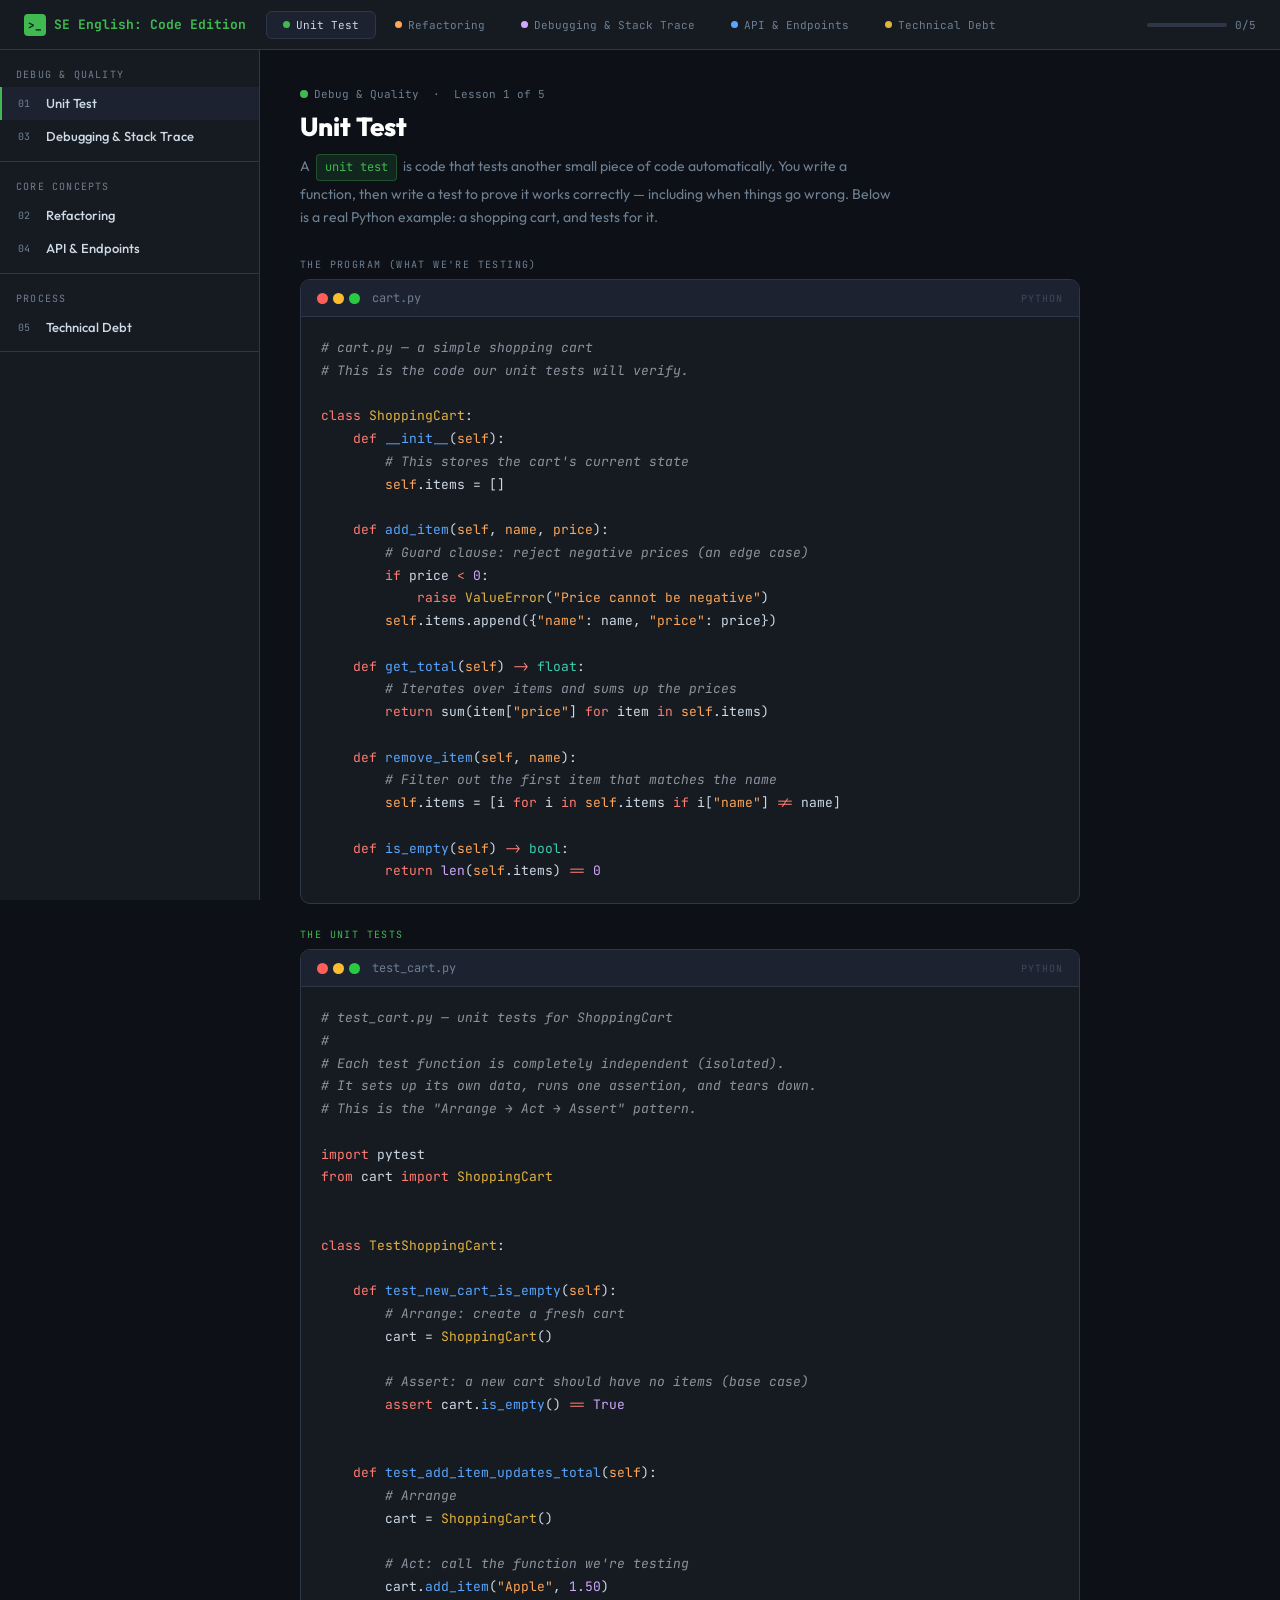
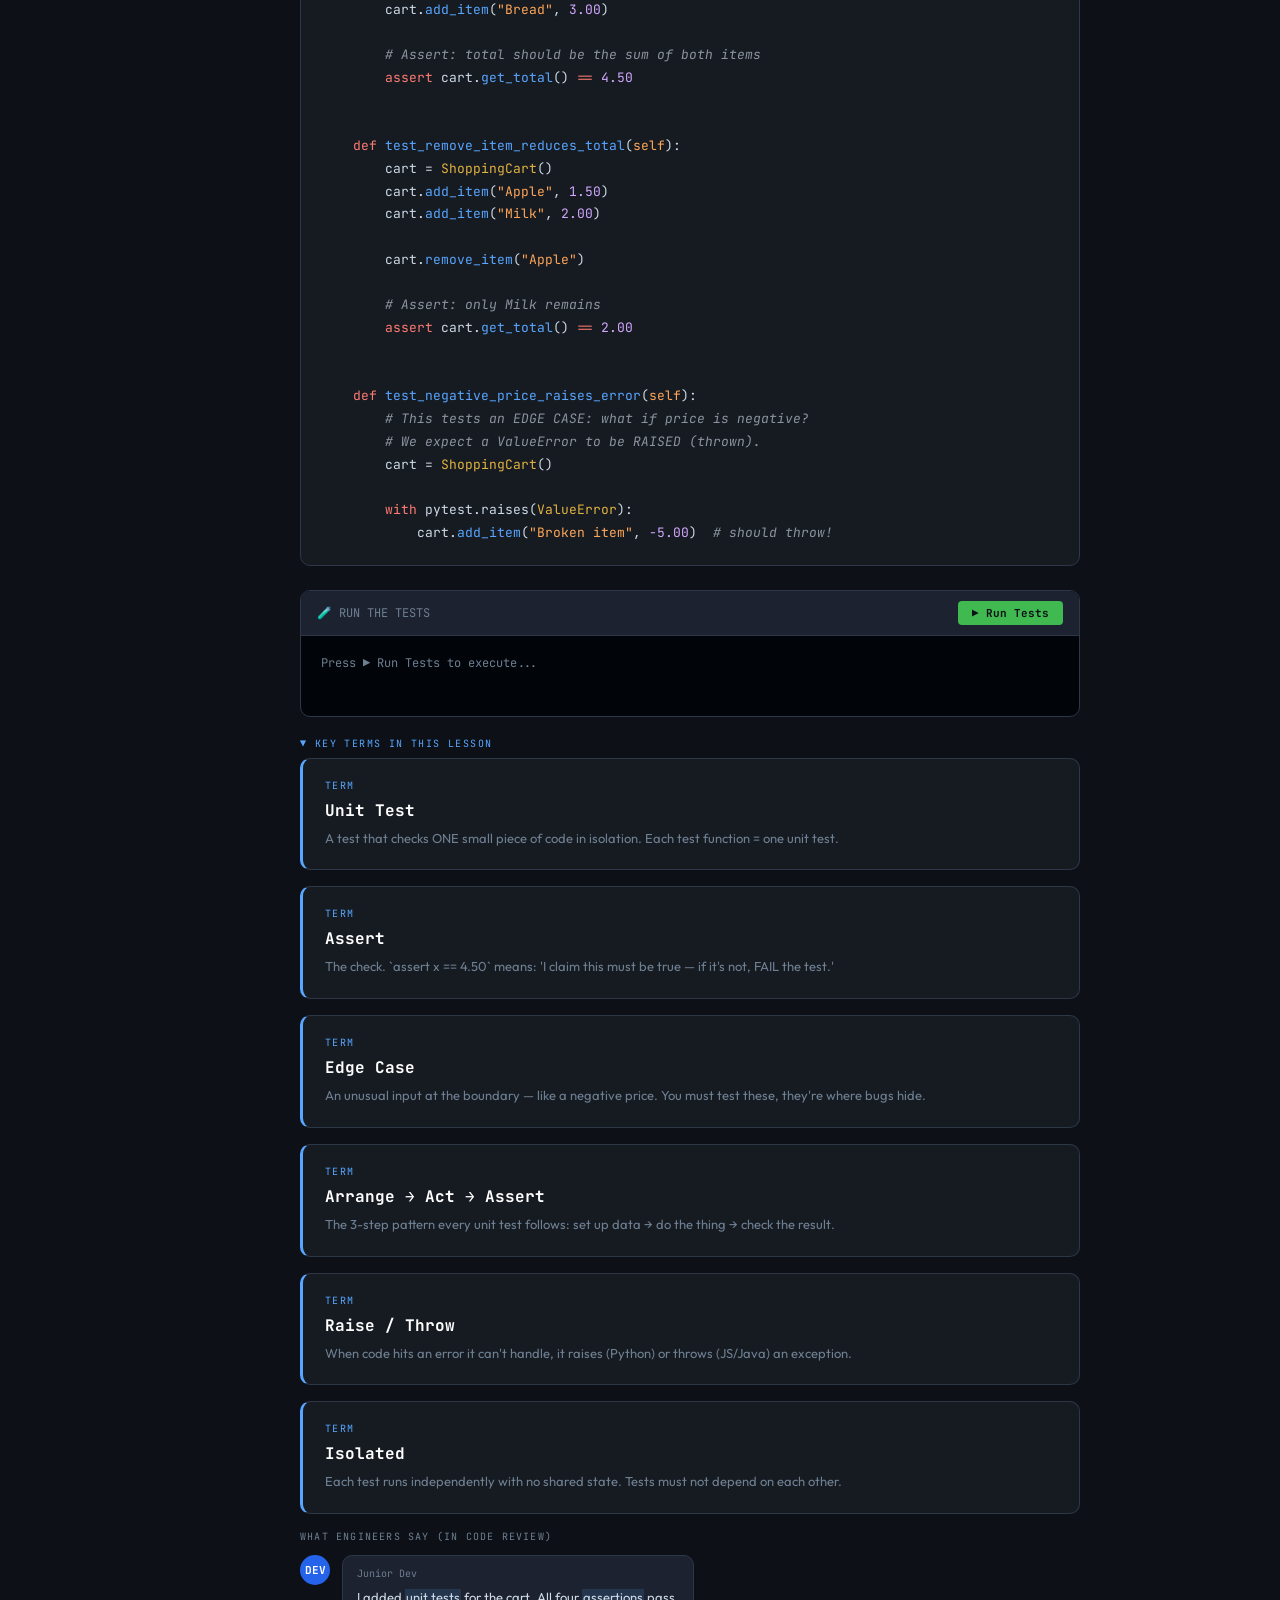
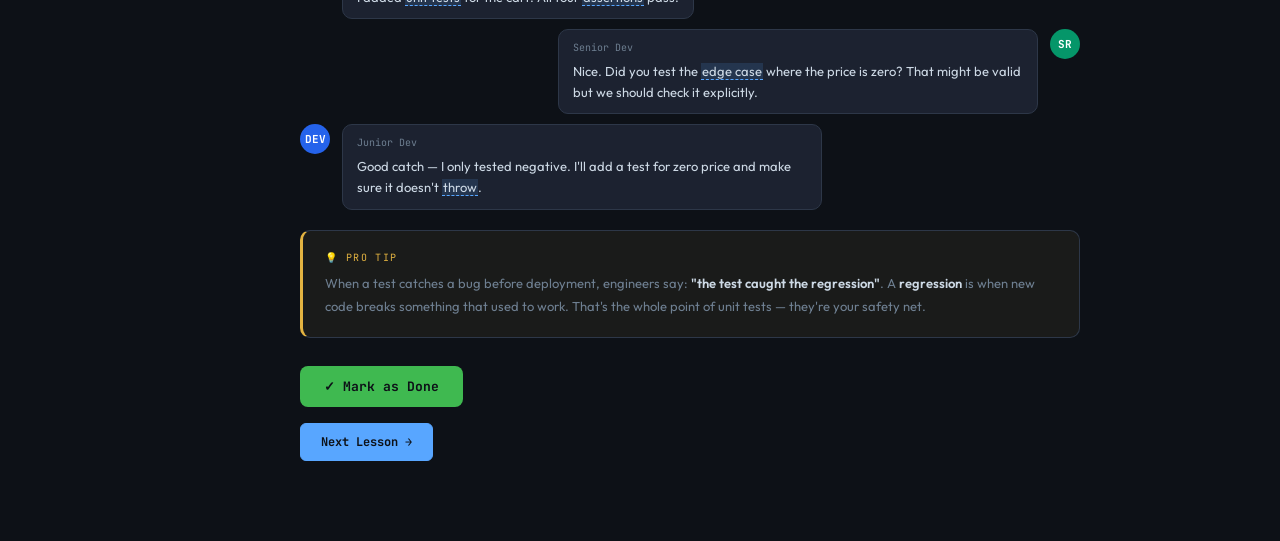
<file: Technical English Leaner with Code example/se-english-code.html>
<!DOCTYPE html>
<html lang="en">
<head>
<meta charset="UTF-8">
<meta name="viewport" content="width=device-width, initial-scale=1.0">
<title>SE English — Learn Through Code</title>
<link href="https://fonts.googleapis.com/css2?family=JetBrains+Mono:ital,wght@0,300;0,400;0,500;0,700;1,400&family=Outfit:wght@300;400;600;700;800&display=swap" rel="stylesheet">
<link rel="stylesheet" href="style.css">
<link rel="icon" href="images.png">
</head>
<body>
<div class="topbar">
  <div class="brand">
    <div class="brand-icon">&gt;_</div>
    SE English: Code Edition
  </div>
  <div class="tab-bar" id="tabBar"></div>
  <div class="progress-chip">
    <div class="pbar"><div class="pbar-fill" id="pbarFill" style="width:0%"></div></div>
    <span id="pbarLabel">0/0</span>
  </div>
</div>

<div class="layout">
  <div class="sidebar">
    <div id="sidebarContent"></div>
  </div>
  <div class="main" id="mainContent"></div>
</div>

<div class="tooltip" id="tooltip">
  <div class="tooltip-term" id="ttTerm"></div>
  <div class="tooltip-def" id="ttDef"></div>
  <div class="tooltip-arrow">hover for definition</div>
</div>

<script type="module" src="script.js"></script>
<script type="module" src="lesson.js"></script>
</body>
</html>
</file>
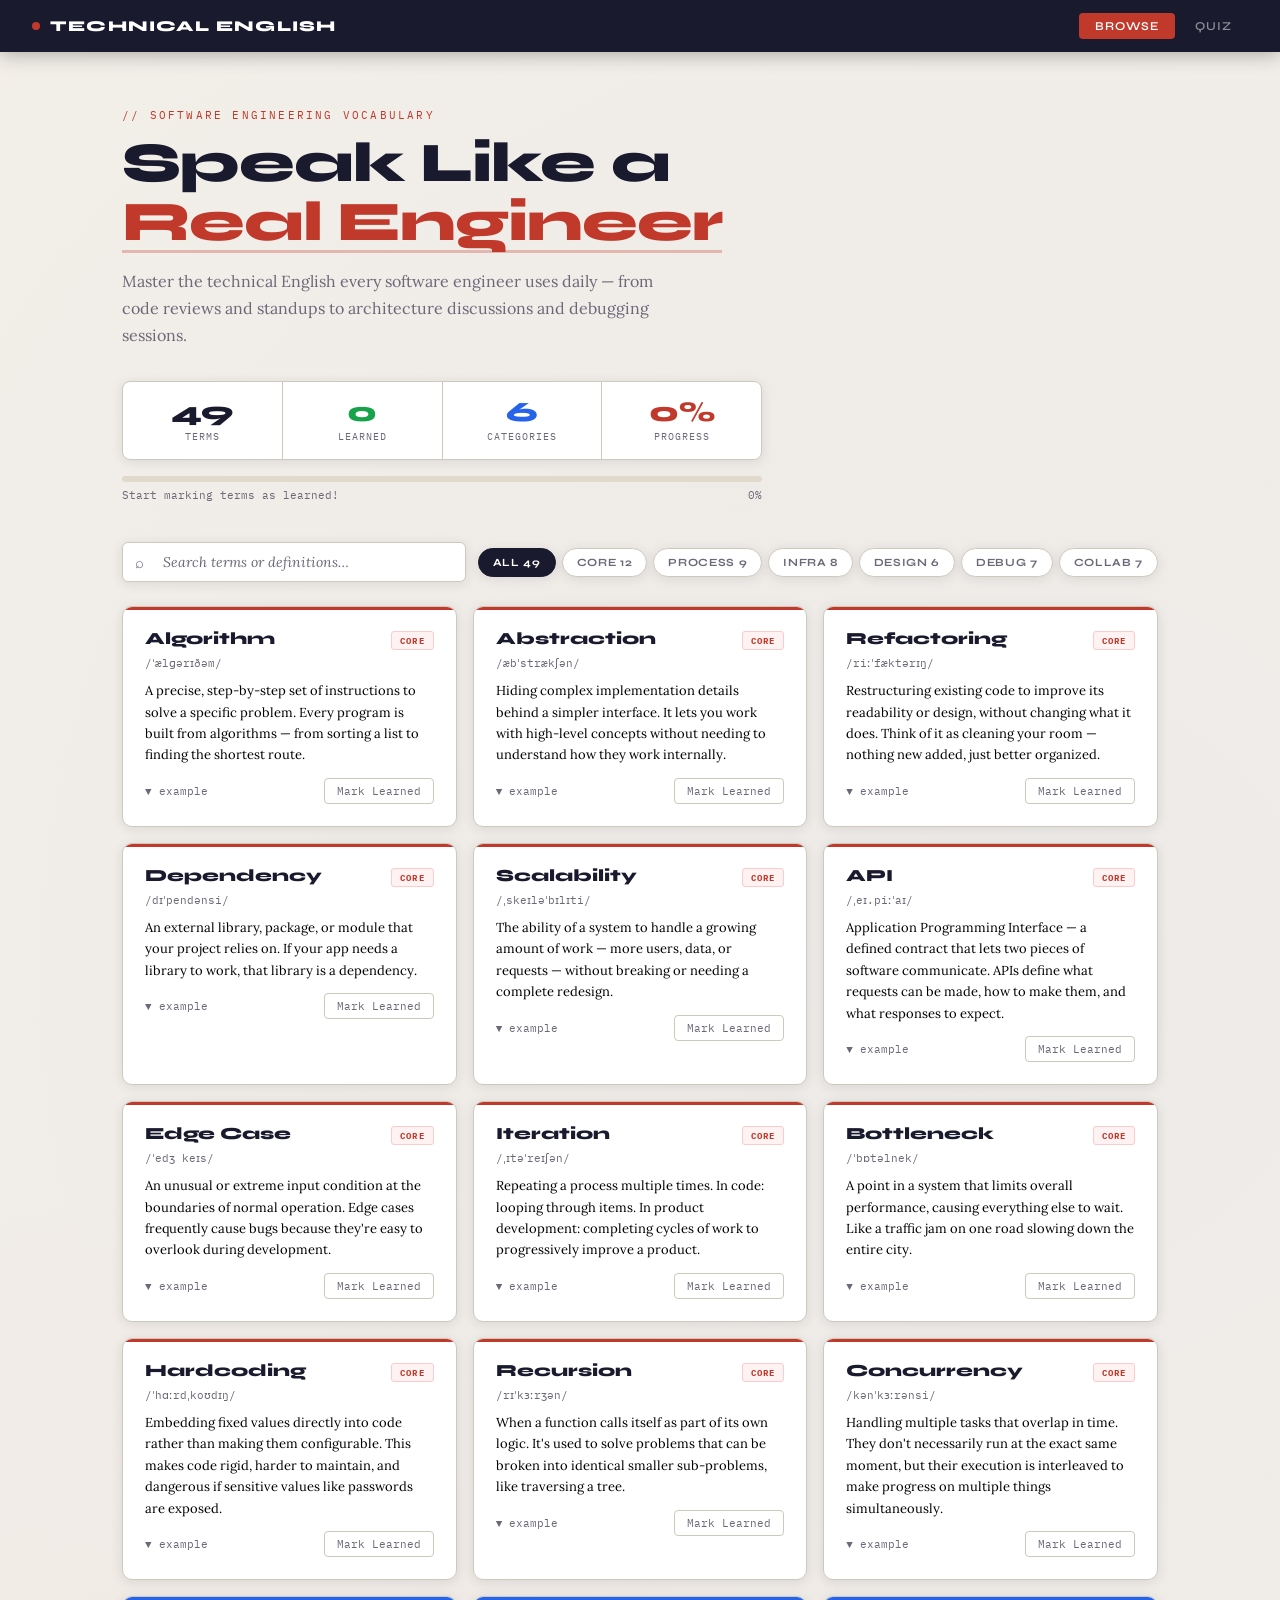
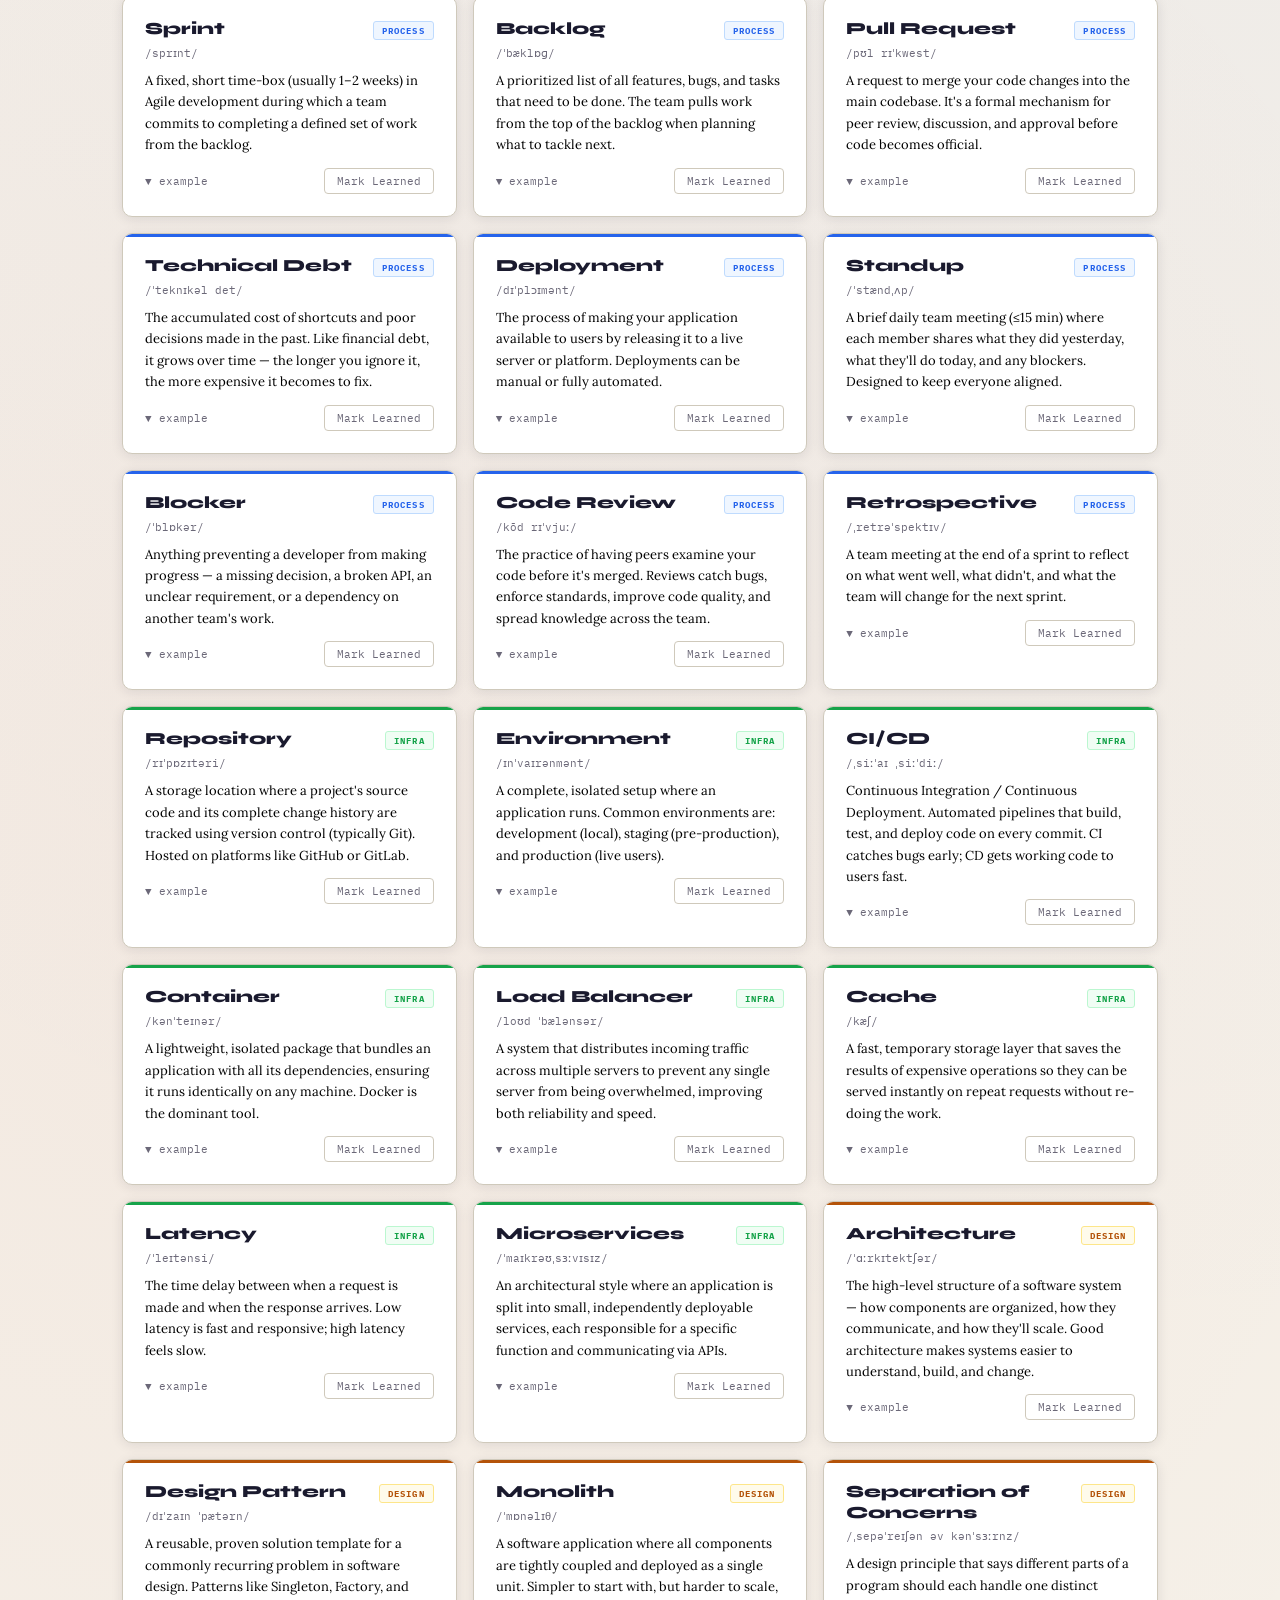
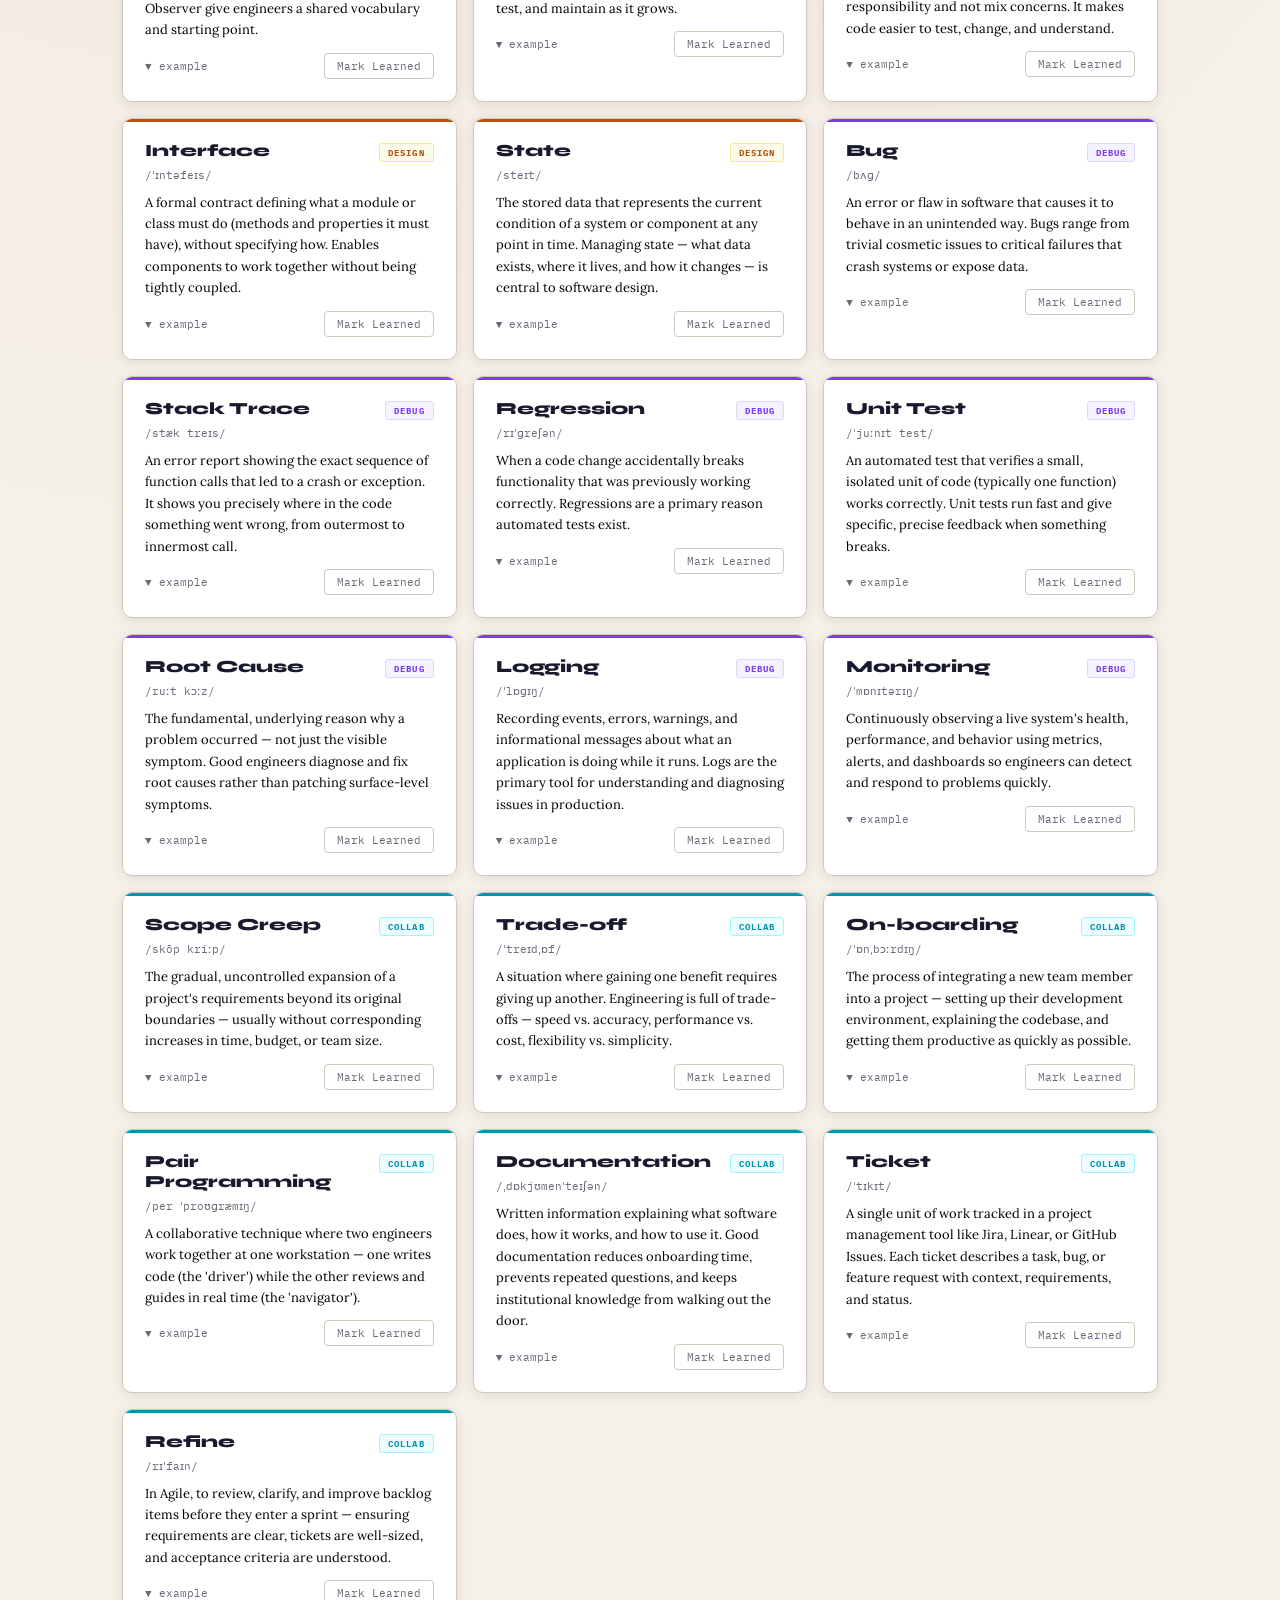
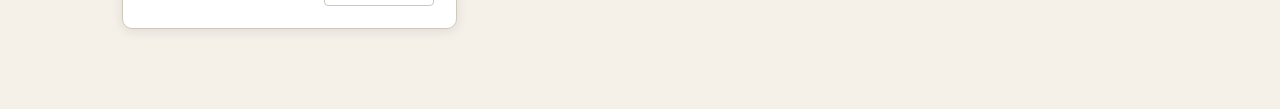
<file: Technical English Leaner/se-english.html>
<!DOCTYPE html>
<html lang="en">
<head>
<meta charset="UTF-8">
<meta name="viewport" content="width=device-width, initial-scale=1.0">
<title>Technical English — Software Engineering Vocabulary</title>
<link rel="icon" type="image/x-icon" href="study-english-speak-english.png">
<link href="https://fonts.googleapis.com/css2?family=Syne:wght@400;600;700;800&family=IBM+Plex+Mono:wght@400;500;700&family=Lora:ital,wght@0,400;0,500;1,400&display=swap" rel="stylesheet">
<link rel="stylesheet" href="style.css">
</head>
<body>
<div class="topbar">
  <div class="topbar-brand">
    <span class="brand-dot"></span>
    Technical English
  </div>
  <nav class="topbar-nav">
    <button class="nav-btn active" id="btnBrowse" onclick="showPanel('browse')">Browse</button>
    <button class="nav-btn" id="btnQuiz" onclick="showPanel('quiz')">Quiz</button>
  </nav>
</div>

<!-- HERO -->
<div class="hero">
  <div class="hero-eyebrow">// Software Engineering Vocabulary</div>
  <h1 class="hero-title">Speak Like a<br><em>Real Engineer</em></h1>
  <p class="hero-sub">Master the technical English every software engineer uses daily — from code reviews and standups to architecture discussions and debugging sessions.</p>
  <div class="stats-strip">
    <div class="stat-item"><div class="stat-num" id="statTotal">0</div><div class="stat-lbl">Terms</div></div>
    <div class="stat-item"><div class="stat-num" id="statLearned" style="color:var(--accent3)">0</div><div class="stat-lbl">Learned</div></div>
    <div class="stat-item"><div class="stat-num" style="color:var(--accent2)">6</div><div class="stat-lbl">Categories</div></div>
    <div class="stat-item"><div class="stat-num" id="statPct" style="color:var(--accent)">0%</div><div class="stat-lbl">Progress</div></div>
  </div>
  <div class="progress-section">
    <div class="progress-track"><div class="progress-fill" id="progressFill"></div></div>
    <div class="progress-meta">
      <span id="progressText">Start marking terms as learned!</span>
      <span id="progressPct">0%</span>
    </div>
  </div>
</div>

<!-- BROWSE PANEL -->
<div class="main-wrap">
<div id="browsePanel">
  <div class="filter-bar">
    <div class="search-box">
      <span class="search-icon">⌕</span>
      <input type="text" id="searchInput" placeholder="Search terms or definitions…">
    </div>
    <div class="cat-pills" id="catPills"></div>
  </div>
  <div class="cards-grid" id="cardsGrid"></div>
</div>

<!-- QUIZ PANEL -->
<div id="quizPanel">
  <div class="quiz-header">
    <div class="quiz-title">Test Your Knowledge</div>
    <div class="quiz-sub">Choose a category and see how well you know the terms.</div>
  </div>
  <div id="quizSetup">
    <div class="quiz-cat-select" id="quizCatBtns"></div>
    <button class="start-quiz-btn" onclick="startQuiz()">Start Quiz →</button>
  </div>
  <div id="quizGame" style="display:none">
    <div class="quiz-progress">
      <div class="qp-bar"><div class="qp-fill" id="qpFill"></div></div>
      <span class="qp-label" id="qpLabel">1 / 10</span>
    </div>
    <div class="quiz-card">
      <div class="quiz-question-label">What does this term mean?</div>
      <div class="quiz-question" id="quizQuestion">—</div>
      <div class="quiz-options" id="quizOptions"></div>
      <div class="quiz-feedback" id="quizFeedback"></div>
      <button class="quiz-next-btn" id="quizNextBtn" onclick="nextQuestion()">Next Question →</button>
    </div>
    <div class="quiz-score-card" id="quizScoreCard">
      <div class="score-emoji" id="scoreEmoji">🎉</div>
      <div class="score-big" id="scoreBig">0/10</div>
      <div class="score-label" id="scoreLabel">Questions Correct</div>
      <div class="score-msg" id="scoreMsg">—</div>
      <button class="quiz-restart-btn" onclick="resetQuiz()">Try Again</button>
    </div>
  </div>
</div>
</div>

<!-- DETAIL MODAL -->
<div class="modal-bg" id="modalBg">
  <div class="modal-card">
    <button class="modal-close-btn" onclick="closeModal()">✕</button>
    <div id="modalInner"></div>
  </div>
</div>

<script src="script.js"></script>
</body>
</html>
</file>
<file: Technical English Leaner with Code example/style.css>
:root {
  --bg: #0d1117;
  --surface: #161b22;
  --surface2: #1c2230;
  --border: #2d3748;
  --border2: #3a4a5c;
  --text: #cdd9e5;
  --muted: #6e7f91;
  --green: #3fb950;
  --blue: #58a6ff;
  --orange: #ffa657;
  --pink: #ff7b72;
  --yellow: #e3b341;
  --purple: #d2a8ff;
  --teal: #39d0b0;
  --comment: #8b949e;
  --font-code: 'JetBrains Mono', monospace;
  --font-ui: 'Outfit', sans-serif;
}

* { box-sizing: border-box; margin: 0; padding: 0; }
html { scroll-behavior: smooth; }
body {
  background: var(--bg);
  color: var(--text);
  font-family: var(--font-ui);
  min-height: 100vh;
  overflow-x: hidden;
}

/* ── TOP BAR ── */
.topbar {
  background: var(--surface);
  border-bottom: 1px solid var(--border);
  height: 50px;
  display: flex;
  align-items: center;
  padding: 0 24px;
  gap: 20px;
  position: sticky;
  top: 0;
  z-index: 100;
}

.brand {
  font-family: var(--font-code);
  font-size: 13px;
  font-weight: 700;
  color: var(--green);
  display: flex;
  align-items: center;
  gap: 8px;
  white-space: nowrap;
}

.brand-icon {
  width: 22px; height: 22px;
  background: var(--green);
  border-radius: 4px;
  display: flex; align-items: center; justify-content: center;
  font-size: 11px;
  color: var(--bg);
  font-weight: 700;
}

.tab-bar {
  display: flex;
  gap: 2px;
  overflow-x: auto;
  scrollbar-width: none;
  flex: 1;
}
.tab-bar::-webkit-scrollbar { display: none; }

.tab {
  padding: 6px 16px;
  border-radius: 6px;
  font-family: var(--font-code);
  font-size: 11px;
  color: var(--muted);
  cursor: pointer;
  transition: all 0.18s;
  white-space: nowrap;
  border: 1px solid transparent;
  display: flex;
  align-items: center;
  gap: 6px;
}

.tab:hover { color: var(--text); background: var(--surface2); }
.tab.active { color: var(--text); background: var(--surface2); border-color: var(--border); }
.tab .dot { width: 7px; height: 7px; border-radius: 50%; flex-shrink: 0; }

.progress-chip {
  margin-left: auto;
  font-family: var(--font-code);
  font-size: 11px;
  color: var(--muted);
  white-space: nowrap;
  display: flex;
  align-items: center;
  gap: 8px;
}

.pbar {
  width: 80px;
  height: 4px;
  background: var(--border);
  border-radius: 2px;
  overflow: hidden;
}
.pbar-fill {
  height: 100%;
  background: var(--green);
  border-radius: 2px;
  transition: width 0.4s ease;
}

/* ── LAYOUT ── */
.layout {
  display: grid;
  grid-template-columns: 260px 1fr;
  min-height: calc(100vh - 50px);
}

/* ── SIDEBAR ── */
.sidebar {
  background: var(--surface);
  border-right: 1px solid var(--border);
  overflow-y: auto;
  position: sticky;
  top: 50px;
  height: calc(100vh - 50px);
}

.sidebar-section {
  padding: 8px 0;
  border-bottom: 1px solid var(--border);
}

.sidebar-heading {
  font-family: var(--font-code);
  font-size: 10px;
  letter-spacing: 0.12em;
  text-transform: uppercase;
  color: var(--muted);
  padding: 10px 16px 6px;
}

.lesson-item {
  display: flex;
  align-items: center;
  gap: 10px;
  padding: 8px 16px;
  cursor: pointer;
  transition: background 0.15s;
  border-left: 2px solid transparent;
}

.lesson-item:hover { background: var(--surface2); }
.lesson-item.active { background: var(--surface2); border-left-color: var(--green); }
.lesson-item.done { opacity: 0.65; }

.lesson-num {
  font-family: var(--font-code);
  font-size: 10px;
  color: var(--muted);
  width: 18px;
  flex-shrink: 0;
}

.lesson-title {
  font-size: 13px;
  font-weight: 500;
  color: var(--text);
  flex: 1;
  line-height: 1.3;
}

.lesson-check {
  font-size: 12px;
  color: var(--green);
  opacity: 0;
  transition: opacity 0.2s;
}
.lesson-item.done .lesson-check { opacity: 1; }

/* ── MAIN ── */
.main {
  overflow-y: auto;
  padding: 32px 40px 80px;
  max-width: 860px;
}

.lesson-header {
  margin-bottom: 28px;
}

.lesson-badge {
  display: inline-flex;
  align-items: center;
  gap: 6px;
  font-family: var(--font-code);
  font-size: 11px;
  color: var(--muted);
  margin-bottom: 10px;
}

.lesson-badge .dot { width: 8px; height: 8px; border-radius: 50%; }

.lesson-name {
  font-family: var(--font-ui);
  font-size: 26px;
  font-weight: 800;
  color: #fff;
  line-height: 1.2;
  margin-bottom: 10px;
}

.lesson-intro {
  font-size: 14px;
  color: var(--muted);
  line-height: 1.7;
  max-width: 600px;
  margin-bottom: 6px;
}

.term-highlight {
  display: inline-block;
  background: rgba(63,185,80,0.12);
  border: 1px solid rgba(63,185,80,0.3);
  color: var(--green);
  font-family: var(--font-code);
  font-size: 12px;
  padding: 2px 8px;
  border-radius: 4px;
  margin: 2px 3px;
  cursor: default;
}

/* ── CODE BLOCK ── */
.code-block {
  background: var(--surface);
  border: 1px solid var(--border);
  border-radius: 10px;
  margin-bottom: 24px;
  overflow: hidden;
}

.code-header {
  display: flex;
  align-items: center;
  padding: 10px 16px;
  background: var(--surface2);
  border-bottom: 1px solid var(--border);
  gap: 8px;
}

.code-dots {
  display: flex;
  gap: 5px;
}

.code-dot { width: 11px; height: 11px; border-radius: 50%; }
.dot-red { background: #ff5f57; }
.dot-yellow { background: #ffbd2e; }
.dot-green { background: #28ca41; }

.code-filename {
  font-family: var(--font-code);
  font-size: 12px;
  color: var(--muted);
  margin-left: 4px;
}

.code-lang {
  margin-left: auto;
  font-family: var(--font-code);
  font-size: 10px;
  color: var(--border2);
  letter-spacing: 0.1em;
  text-transform: uppercase;
}

.code-body {
  padding: 20px;
  overflow-x: auto;
}

pre {
  font-family: var(--font-code);
  font-size: 13px;
  line-height: 1.75;
  color: var(--text);
  white-space: pre;
}

/* Syntax highlight classes */
.kw { color: var(--pink); }
.fn { color: var(--blue); }
.str { color: var(--orange); }
.num { color: var(--purple); }
.cm { color: var(--comment); font-style: italic; }
.cls { color: var(--yellow); }
.op { color: var(--pink); }
.param { color: var(--orange); }
.ret { color: var(--teal); }
.bool { color: var(--purple); }
.deco { color: var(--teal); }
.prop { color: var(--blue); }

/* ── ANNOTATED TERMS ── */
.anno-term {
  background: rgba(88,166,255,0.15);
  border-bottom: 2px solid var(--blue);
  cursor: pointer;
  transition: background 0.15s;
  border-radius: 2px;
  padding: 0 2px;
}
.anno-term:hover { background: rgba(88,166,255,0.28); }

/* Tooltip */
.tooltip {
  position: fixed;
  background: #0d1117;
  border: 1px solid var(--blue);
  border-radius: 8px;
  padding: 14px 16px;
  max-width: 320px;
  z-index: 500;
  pointer-events: none;
  opacity: 0;
  transition: opacity 0.15s;
  box-shadow: 0 8px 32px rgba(0,0,0,0.5);
}
.tooltip.show { opacity: 1; }
.tooltip-term { font-family: var(--font-code); font-size: 14px; font-weight: 700; color: var(--blue); margin-bottom: 6px; }
.tooltip-def { font-size: 12px; color: var(--text); line-height: 1.6; }
.tooltip-arrow { font-size: 10px; color: var(--muted); margin-top: 6px; }

/* ── EXPLANATION CARDS ── */
.explain-card {
  background: var(--surface);
  border: 1px solid var(--border);
  border-radius: 10px;
  padding: 20px 22px;
  margin-bottom: 16px;
}

.explain-card.term-card {
  border-left: 3px solid var(--blue);
}

.explain-card.tip-card {
  border-left: 3px solid var(--yellow);
  background: rgba(227,179,65,0.06);
}

.explain-card.pr-card {
  border-left: 3px solid var(--muted);
  background: var(--surface2);
}

.ec-label {
  font-family: var(--font-code);
  font-size: 10px;
  letter-spacing: 0.14em;
  text-transform: uppercase;
  margin-bottom: 8px;
}

.ec-label.blue { color: var(--blue); }
.ec-label.yellow { color: var(--yellow); }
.ec-label.muted { color: var(--muted); }
.ec-label.green { color: var(--green); }
.ec-label.pink { color: var(--pink); }

.ec-title {
  font-family: var(--font-code);
  font-size: 16px;
  font-weight: 700;
  color: #fff;
  margin-bottom: 6px;
}

.ec-body {
  font-size: 13px;
  color: var(--muted);
  line-height: 1.75;
}

.ec-body strong { color: var(--text); font-weight: 600; }
.ec-body code {
  font-family: var(--font-code);
  background: var(--surface2);
  padding: 1px 5px;
  border-radius: 3px;
  font-size: 12px;
  color: var(--orange);
}

/* ── CONVERSATION BUBBLES ── */
.convo {
  margin-bottom: 20px;
}

.convo-label {
  font-family: var(--font-code);
  font-size: 10px;
  letter-spacing: 0.12em;
  color: var(--muted);
  text-transform: uppercase;
  margin-bottom: 12px;
}

.bubble-row {
  display: flex;
  gap: 12px;
  margin-bottom: 10px;
  align-items: flex-start;
}

.bubble-row.right {
  flex-direction: row-reverse;
}

.avatar {
  width: 30px; height: 30px;
  border-radius: 50%;
  display: flex; align-items: center; justify-content: center;
  font-family: var(--font-code);
  font-size: 11px;
  font-weight: 700;
  flex-shrink: 0;
}

.av-dev { background: #2563eb; color: #fff; }
.av-sr  { background: #059669; color: #fff; }
.av-pm  { background: #7c3aed; color: #fff; }

.bubble {
  background: var(--surface2);
  border: 1px solid var(--border);
  border-radius: 10px;
  padding: 10px 14px;
  font-size: 13px;
  line-height: 1.65;
  color: var(--text);
  max-width: 480px;
}

.bubble .speaker {
  font-family: var(--font-code);
  font-size: 10px;
  color: var(--muted);
  margin-bottom: 4px;
}

.bubble .hl {
  background: rgba(88,166,255,0.15);
  border-bottom: 1px dashed var(--blue);
  cursor: help;
  padding: 0 1px;
  position: relative;
}

/* ── DONE BUTTON ── */
.done-btn {
  display: flex;
  align-items: center;
  gap: 8px;
  padding: 12px 24px;
  background: var(--green);
  color: var(--bg);
  border: none;
  border-radius: 8px;
  font-family: var(--font-code);
  font-size: 13px;
  font-weight: 700;
  cursor: pointer;
  transition: all 0.2s;
  margin-top: 28px;
}
.done-btn:hover { background: #4dda65; transform: translateY(-1px); }
.done-btn.completed { background: var(--surface2); color: var(--green); border: 1px solid var(--green); }

/* ── NEXT LESSON NAV ── */
.lesson-nav {
  display: flex;
  gap: 10px;
  margin-top: 16px;
}

.nav-btn {
  padding: 10px 20px;
  border-radius: 6px;
  border: 1px solid var(--border);
  background: var(--surface2);
  color: var(--muted);
  font-family: var(--font-code);
  font-size: 12px;
  cursor: pointer;
  transition: all 0.2s;
}
.nav-btn:hover { border-color: var(--blue); color: var(--blue); }
.nav-btn.next { background: var(--blue); color: var(--bg); border-color: var(--blue); font-weight: 700; }
.nav-btn.next:hover { background: #79b8ff; }

/* ── TEST RUNNER UI ── */
.test-runner {
  background: #010409;
  border: 1px solid var(--border);
  border-radius: 10px;
  overflow: hidden;
  margin-bottom: 20px;
}

.test-runner-header {
  background: var(--surface2);
  padding: 10px 16px;
  display: flex;
  align-items: center;
  gap: 10px;
  border-bottom: 1px solid var(--border);
}

.test-runner-title {
  font-family: var(--font-code);
  font-size: 12px;
  color: var(--muted);
}

.run-btn {
  margin-left: auto;
  padding: 5px 14px;
  background: var(--green);
  color: var(--bg);
  border: none;
  border-radius: 4px;
  font-family: var(--font-code);
  font-size: 11px;
  font-weight: 700;
  cursor: pointer;
  transition: background 0.2s;
}
.run-btn:hover { background: #4dda65; }

.test-output {
  padding: 16px 20px;
  font-family: var(--font-code);
  font-size: 12px;
  line-height: 1.9;
  min-height: 80px;
}

.test-pass { color: var(--green); }
.test-fail { color: var(--pink); }
.test-info { color: var(--muted); }
.test-summary { color: var(--yellow); margin-top: 6px; }

@media (max-width: 768px) {
  .layout { grid-template-columns: 1fr; }
  .sidebar { display: none; }
  .main { padding: 20px 16px 60px; }
}
</file>
<file: Technical English Leaner/style.css>
:root {
  --ink: #1a1a2e;
  --paper: #f5f0e8;
  --paper2: #ede8dc;
  --paper3: #e0d9cc;
  --accent: #c0392b;
  --accent2: #2563eb;
  --accent3: #16a34a;
  --amber: #b45309;
  --purple: #7c3aed;
  --text: #2c2c3e;
  --muted: #6b6878;
  --border: #cfc9bb;
  --font-display: 'Syne', sans-serif;
  --font-mono: 'IBM Plex Mono', monospace;
  --font-body: 'Lora', serif;
  --shadow: 0 2px 12px rgba(26,26,46,0.1);
  --shadow-lg: 0 8px 40px rgba(26,26,46,0.18);
}

* { box-sizing: border-box; margin: 0; padding: 0; }

html { scroll-behavior: smooth; }

body {
  background: var(--paper);
  color: var(--text);
  font-family: var(--font-body);
  min-height: 100vh;
  background-image:
    radial-gradient(circle at 20% 50%, rgba(192,57,43,0.04) 0%, transparent 50%),
    radial-gradient(circle at 80% 20%, rgba(37,99,235,0.04) 0%, transparent 50%);
}

/* TOPBAR */
.topbar {
  background: var(--ink);
  padding: 0 32px;
  display: flex;
  align-items: center;
  gap: 0;
  height: 52px;
  position: sticky;
  top: 0;
  z-index: 50;
  box-shadow: 0 2px 20px rgba(0,0,0,0.3);
}

.topbar-brand {
  font-family: var(--font-display);
  font-size: 15px;
  font-weight: 800;
  color: #fff;
  letter-spacing: 0.08em;
  text-transform: uppercase;
  display: flex;
  align-items: center;
  gap: 10px;
}

.brand-dot {
  width: 8px; height: 8px;
  background: var(--accent);
  border-radius: 50%;
  animation: pulse 2s infinite;
}

@keyframes pulse {
  0%, 100% { opacity: 1; transform: scale(1); }
  50% { opacity: 0.6; transform: scale(0.8); }
}

.topbar-nav {
  display: flex;
  align-items: center;
  margin-left: auto;
  gap: 4px;
}

.nav-btn {
  padding: 6px 16px;
  border-radius: 4px;
  border: none;
  background: transparent;
  color: rgba(255,255,255,0.5);
  font-family: var(--font-display);
  font-size: 12px;
  font-weight: 600;
  letter-spacing: 0.08em;
  text-transform: uppercase;
  cursor: pointer;
  transition: all 0.2s;
}

.nav-btn:hover { color: #fff; background: rgba(255,255,255,0.08); }
.nav-btn.active { color: #fff; background: var(--accent); }

/* HERO */
.hero {
  padding: 56px 32px 40px;
  max-width: 1100px;
  margin: 0 auto;
}

.hero-eyebrow {
  font-family: var(--font-mono);
  font-size: 11px;
  letter-spacing: 0.2em;
  color: var(--accent);
  text-transform: uppercase;
  margin-bottom: 12px;
}

.hero-title {
  font-family: var(--font-display);
  font-size: clamp(32px, 5vw, 56px);
  font-weight: 800;
  color: var(--ink);
  line-height: 1.05;
  margin-bottom: 16px;
  letter-spacing: -0.02em;
}

.hero-title em {
  font-style: normal;
  color: var(--accent);
  position: relative;
}

.hero-title em::after {
  content: '';
  position: absolute;
  bottom: 2px; left: 0; right: 0;
  height: 3px;
  background: var(--accent);
  opacity: 0.3;
}

.hero-sub {
  font-size: 16px;
  color: var(--muted);
  max-width: 560px;
  line-height: 1.7;
  margin-bottom: 32px;
}

/* STATS STRIP */
.stats-strip {
  display: flex;
  gap: 0;
  border: 1px solid var(--border);
  border-radius: 8px;
  overflow: hidden;
  background: #fff;
  box-shadow: var(--shadow);
  max-width: 640px;
}

.stat-item {
  flex: 1;
  padding: 16px 20px;
  border-right: 1px solid var(--border);
  text-align: center;
}

.stat-item:last-child { border-right: none; }

.stat-num {
  font-family: var(--font-display);
  font-size: 28px;
  font-weight: 800;
  color: var(--ink);
  line-height: 1;
}

.stat-lbl {
  font-family: var(--font-mono);
  font-size: 10px;
  color: var(--muted);
  letter-spacing: 0.1em;
  text-transform: uppercase;
  margin-top: 4px;
}

/* Progress bar */
.progress-section {
  max-width: 640px;
  margin-top: 16px;
}

.progress-track {
  height: 6px;
  background: var(--paper3);
  border-radius: 3px;
  overflow: hidden;
}

.progress-fill {
  height: 100%;
  background: linear-gradient(90deg, var(--accent), #e74c3c);
  border-radius: 3px;
  transition: width 0.5s cubic-bezier(0.4,0,0.2,1);
  width: 0%;
}

.progress-meta {
  display: flex;
  justify-content: space-between;
  margin-top: 6px;
}

.progress-meta span {
  font-family: var(--font-mono);
  font-size: 11px;
  color: var(--muted);
}

/* MAIN LAYOUT */
.main-wrap {
  max-width: 1100px;
  margin: 0 auto;
  padding: 0 32px 80px;
}

/* PANEL: Browse */
#browsePanel { display: block; }
#quizPanel { display: none; }

/* Filter bar */
.filter-bar {
  display: flex;
  gap: 12px;
  align-items: center;
  margin-bottom: 24px;
  flex-wrap: wrap;
}

.search-box {
  position: relative;
  flex: 1;
  min-width: 220px;
}

.search-box input {
  width: 100%;
  padding: 10px 14px 10px 40px;
  border: 1.5px solid var(--border);
  border-radius: 6px;
  background: #fff;
  font-family: var(--font-body);
  font-size: 14px;
  color: var(--text);
  outline: none;
  transition: border-color 0.2s;
  box-shadow: var(--shadow);
}

.search-box input:focus { border-color: var(--accent2); }
.search-box input::placeholder { color: var(--muted); font-style: italic; }

.search-icon {
  position: absolute;
  left: 13px; top: 50%;
  transform: translateY(-50%);
  color: var(--muted);
  font-size: 15px;
}

.cat-pills {
  display: flex;
  gap: 6px;
  flex-wrap: wrap;
}

.pill {
  padding: 7px 14px;
  border-radius: 100px;
  border: 1.5px solid var(--border);
  background: #fff;
  font-family: var(--font-display);
  font-size: 11px;
  font-weight: 700;
  letter-spacing: 0.06em;
  text-transform: uppercase;
  cursor: pointer;
  transition: all 0.2s;
  color: var(--muted);
  box-shadow: var(--shadow);
}

.pill:hover { border-color: var(--ink); color: var(--ink); }
.pill.active-all { border-color: var(--ink); background: var(--ink); color: #fff; }
.pill.active-core { border-color: var(--accent); background: var(--accent); color: #fff; }
.pill.active-process { border-color: var(--accent2); background: var(--accent2); color: #fff; }
.pill.active-infra { border-color: var(--accent3); background: var(--accent3); color: #fff; }
.pill.active-design { border-color: var(--amber); background: var(--amber); color: #fff; }
.pill.active-debug { border-color: var(--purple); background: var(--purple); color: #fff; }
.pill.active-collab { border-color: #0891b2; background: #0891b2; color: #fff; }

/* CARDS */
.cards-grid {
  display: grid;
  grid-template-columns: repeat(auto-fill, minmax(300px, 1fr));
  gap: 16px;
}

.card {
  background: #fff;
  border: 1.5px solid var(--border);
  border-radius: 10px;
  padding: 22px;
  cursor: pointer;
  transition: all 0.22s cubic-bezier(0.4,0,0.2,1);
  position: relative;
  overflow: hidden;
  box-shadow: var(--shadow);
  animation: cardIn 0.35s ease both;
}

@keyframes cardIn {
  from { opacity: 0; transform: translateY(10px); }
  to { opacity: 1; transform: translateY(0); }
}

.card:hover {
  box-shadow: var(--shadow-lg);
  transform: translateY(-3px);
  border-color: var(--ink);
}

.card.is-learned {
  background: #f0fdf4;
  border-color: var(--accent3);
}

.card-ribbon {
  position: absolute;
  top: 0; left: 0; right: 0;
  height: 3px;
}

.ribbon-core { background: var(--accent); }
.ribbon-process { background: var(--accent2); }
.ribbon-infra { background: var(--accent3); }
.ribbon-design { background: var(--amber); }
.ribbon-debug { background: var(--purple); }
.ribbon-collab { background: #0891b2; }

.card-top {
  display: flex;
  justify-content: space-between;
  align-items: flex-start;
  margin-bottom: 6px;
}

.card-term {
  font-family: var(--font-display);
  font-size: 17px;
  font-weight: 800;
  color: var(--ink);
  line-height: 1.2;
}

.badge {
  font-family: var(--font-mono);
  font-size: 9px;
  font-weight: 700;
  letter-spacing: 0.12em;
  text-transform: uppercase;
  padding: 3px 8px;
  border-radius: 3px;
  flex-shrink: 0;
  margin-left: 8px;
  margin-top: 2px;
}

.badge-core { background: #fef2f2; color: var(--accent); border: 1px solid #fecaca; }
.badge-process { background: #eff6ff; color: var(--accent2); border: 1px solid #bfdbfe; }
.badge-infra { background: #f0fdf4; color: var(--accent3); border: 1px solid #bbf7d0; }
.badge-design { background: #fffbeb; color: var(--amber); border: 1px solid #fde68a; }
.badge-debug { background: #f5f3ff; color: var(--purple); border: 1px solid #ddd6fe; }
.badge-collab { background: #ecfeff; color: #0891b2; border: 1px solid #a5f3fc; }

.card-pronun {
  font-family: var(--font-mono);
  font-size: 11px;
  color: var(--muted);
  margin-bottom: 10px;
}

.card-def {
  font-size: 13px;
  line-height: 1.65;
  color: black;
  margin-bottom: 12px;
}

.card-example-wrap {
  max-height: 0;
  overflow: hidden;
  transition: max-height 0.3s ease;
}

.card.expanded .card-example-wrap { max-height: 200px; }

.card-example {
  font-size: 12px;
  font-style: italic;
  color: black;
  line-height: 1.6;
  padding: 10px 12px;
  background: var(--paper);
  border-radius: 6px;
  border-left: 3px solid var(--border);
  margin-bottom: 12px;
}

.card-actions {
  display: flex;
  justify-content: space-between;
  align-items: center;
}

.expand-btn {
  background: none;
  border: none;
  font-family: var(--font-mono);
  font-size: 11px;
  color: var(--muted);
  cursor: pointer;
  padding: 0;
  transition: color 0.2s;
}
.expand-btn:hover { color: var(--text); }

.learned-toggle {
  font-family: var(--font-mono);
  font-size: 11px;
  padding: 5px 12px;
  border-radius: 4px;
  border: 1.5px solid var(--border);
  background: #fff;
  color: var(--muted);
  cursor: pointer;
  transition: all 0.2s;
}

.learned-toggle:hover { border-color: var(--accent3); color: var(--accent3); }
.card.is-learned .learned-toggle { border-color: var(--accent3); color: var(--accent3); background: #f0fdf4; }

.no-results {
  grid-column: 1 / -1;
  text-align: center;
  padding: 60px 0;
  color: var(--muted);
  font-family: var(--font-mono);
  font-size: 14px;
}

/* DETAIL MODAL */
.modal-bg {
  display: none;
  position: fixed;
  inset: 0;
  background: rgba(26,26,46,0.65);
  backdrop-filter: blur(6px);
  z-index: 200;
  align-items: center;
  justify-content: center;
  padding: 24px;
}

.modal-bg.open { display: flex; }

.modal-card {
  background: var(--paper);
  border-radius: 16px;
  padding: 40px;
  max-width: 560px;
  width: 100%;
  position: relative;
  box-shadow: 0 24px 80px rgba(0,0,0,0.25);
  animation: modalIn 0.3s cubic-bezier(0.34,1.56,0.64,1) both;
  max-height: 90vh;
  overflow-y: auto;
}

@keyframes modalIn {
  from { opacity: 0; transform: scale(0.92) translateY(10px); }
  to { opacity: 1; transform: scale(1) translateY(0); }
}

.modal-close-btn {
  position: absolute;
  top: 16px; right: 16px;
  width: 32px; height: 32px;
  border-radius: 50%;
  border: 1.5px solid var(--border);
  background: #fff;
  color: var(--muted);
  cursor: pointer;
  font-size: 14px;
  display: flex; align-items: center; justify-content: center;
  transition: all 0.2s;
}

.modal-close-btn:hover { background: var(--ink); color: #fff; border-color: var(--ink); }

.modal-eyebrow {
  font-family: var(--font-mono);
  font-size: 10px;
  letter-spacing: 0.18em;
  text-transform: uppercase;
  margin-bottom: 8px;
}

.modal-title {
  font-family: var(--font-display);
  font-size: 34px;
  font-weight: 800;
  color: var(--ink);
  line-height: 1.1;
  margin-bottom: 6px;
}

.modal-pronun {
  font-family: var(--font-mono);
  font-size: 13px;
  color: var(--muted);
  margin-bottom: 24px;
}

.modal-section {
  margin-bottom: 20px;
}

.modal-label {
  font-family: var(--font-mono);
  font-size: 10px;
  letter-spacing: 0.15em;
  text-transform: uppercase;
  color: var(--muted);
  margin-bottom: 8px;
  display: flex;
  align-items: center;
  gap: 6px;
}

.modal-label::after {
  content: '';
  flex: 1;
  height: 1px;
  background: var(--border);
}

.modal-def {
  font-size: 15px;
  line-height: 1.75;
  color: var(--text);
}

.modal-ex {
  font-size: 14px;
  font-style: italic;
  color: var(--muted);
  line-height: 1.7;
  padding: 14px 16px;
  background: #fff;
  border-radius: 8px;
  border-left: 3px solid var(--border);
}

.modal-phrases {
  display: flex;
  flex-wrap: wrap;
  gap: 8px;
}

.phrase-chip {
  padding: 5px 12px;
  background: var(--paper2);
  border: 1px solid var(--border);
  border-radius: 100px;
  font-family: var(--font-mono);
  font-size: 11px;
  color: var(--text);
}

.modal-remember {
  background: #fff8f0;
  border: 1px solid #fed7aa;
  border-radius: 8px;
  padding: 14px 16px;
  font-size: 13px;
  line-height: 1.65;
  color: var(--amber);
}

.modal-footer {
  display: flex;
  gap: 10px;
  margin-top: 24px;
  padding-top: 20px;
  border-top: 1px solid var(--border);
}

.modal-btn {
  flex: 1;
  padding: 12px;
  border-radius: 8px;
  border: 1.5px solid var(--border);
  background: #fff;
  font-family: var(--font-display);
  font-size: 13px;
  font-weight: 700;
  letter-spacing: 0.04em;
  cursor: pointer;
  transition: all 0.2s;
  color: var(--muted);
}

.modal-btn:hover { border-color: var(--ink); color: var(--ink); }
.modal-btn.primary { background: var(--ink); color: #fff; border-color: var(--ink); }
.modal-btn.primary:hover { background: var(--accent); border-color: var(--accent); }
.modal-btn.learned-active { background: var(--accent3); color: #fff; border-color: var(--accent3); }

/* QUIZ PANEL */
#quizPanel {
  max-width: 640px;
  margin: 0 auto;
}

.quiz-header {
  text-align: center;
  margin-bottom: 32px;
}

.quiz-title {
  font-family: var(--font-display);
  font-size: 28px;
  font-weight: 800;
  color: var(--ink);
  margin-bottom: 6px;
}

.quiz-sub {
  font-size: 14px;
  color: var(--muted);
}

.quiz-progress {
  display: flex;
  align-items: center;
  gap: 12px;
  margin-bottom: 28px;
}

.qp-bar {
  flex: 1;
  height: 8px;
  background: var(--paper3);
  border-radius: 4px;
  overflow: hidden;
}

.qp-fill {
  height: 100%;
  background: linear-gradient(90deg, var(--accent2), var(--purple));
  border-radius: 4px;
  transition: width 0.4s ease;
}

.qp-label {
  font-family: var(--font-mono);
  font-size: 12px;
  color: var(--muted);
  white-space: nowrap;
}

.quiz-card {
  background: #fff;
  border-radius: 16px;
  padding: 36px;
  box-shadow: var(--shadow-lg);
  border: 1.5px solid var(--border);
  min-height: 360px;
  display: flex;
  flex-direction: column;
}

.quiz-question-label {
  font-family: var(--font-mono);
  font-size: 11px;
  letter-spacing: 0.15em;
  color: var(--muted);
  text-transform: uppercase;
  margin-bottom: 12px;
}

.quiz-question {
  font-family: var(--font-display);
  font-size: 22px;
  font-weight: 700;
  color: var(--ink);
  line-height: 1.35;
  margin-bottom: 28px;
  flex: 1;
}

.quiz-options {
  display: grid;
  grid-template-columns: 1fr 1fr;
  gap: 10px;
}

.quiz-opt {
  padding: 14px 16px;
  border: 1.5px solid var(--border);
  border-radius: 8px;
  background: var(--paper);
  font-family: var(--font-body);
  font-size: 13px;
  line-height: 1.5;
  color: var(--text);
  cursor: pointer;
  transition: all 0.18s;
  text-align: left;
}

.quiz-opt:hover:not(:disabled) { border-color: var(--accent2); background: #eff6ff; }
.quiz-opt.correct { border-color: var(--accent3); background: #f0fdf4; color: var(--accent3); font-weight: 600; }
.quiz-opt.wrong { border-color: var(--accent); background: #fef2f2; color: var(--accent); }
.quiz-opt:disabled { cursor: default; }

.quiz-feedback {
  margin-top: 20px;
  padding: 16px;
  border-radius: 8px;
  font-size: 14px;
  line-height: 1.6;
  display: none;
}

.quiz-feedback.show { display: block; }
.quiz-feedback.correct { background: #f0fdf4; border: 1px solid #bbf7d0; color: #15803d; }
.quiz-feedback.wrong { background: #fef2f2; border: 1px solid #fecaca; color: #b91c1c; }

.quiz-next-btn {
  margin-top: 16px;
  width: 100%;
  padding: 14px;
  background: var(--ink);
  color: #fff;
  border: none;
  border-radius: 8px;
  font-family: var(--font-display);
  font-size: 14px;
  font-weight: 700;
  letter-spacing: 0.06em;
  cursor: pointer;
  transition: background 0.2s;
  display: none;
}

.quiz-next-btn.show { display: block; }
.quiz-next-btn:hover { background: var(--accent); }

.quiz-score-card {
  background: #fff;
  border-radius: 16px;
  padding: 48px 36px;
  box-shadow: var(--shadow-lg);
  border: 1.5px solid var(--border);
  text-align: center;
  display: none;
}

.score-emoji { font-size: 56px; margin-bottom: 16px; }
.score-big {
  font-family: var(--font-display);
  font-size: 64px;
  font-weight: 800;
  color: var(--ink);
  line-height: 1;
  margin-bottom: 6px;
}

.score-label { font-size: 16px; color: var(--muted); margin-bottom: 24px; }
.score-msg { font-size: 15px; line-height: 1.7; color: var(--text); margin-bottom: 32px; }

.quiz-restart-btn {
  padding: 14px 32px;
  background: var(--ink);
  color: #fff;
  border: none;
  border-radius: 8px;
  font-family: var(--font-display);
  font-size: 14px;
  font-weight: 700;
  cursor: pointer;
  transition: background 0.2s;
}

.quiz-restart-btn:hover { background: var(--accent); }

.quiz-cat-select {
  display: flex;
  flex-wrap: wrap;
  gap: 8px;
  margin-bottom: 24px;
  justify-content: center;
}

.quiz-cat-btn {
  padding: 8px 18px;
  border-radius: 100px;
  border: 1.5px solid var(--border);
  background: #fff;
  font-family: var(--font-display);
  font-size: 11px;
  font-weight: 700;
  letter-spacing: 0.08em;
  text-transform: uppercase;
  cursor: pointer;
  transition: all 0.2s;
  color: var(--muted);
}

.quiz-cat-btn:hover { border-color: var(--ink); color: var(--ink); }
.quiz-cat-btn.sel { background: var(--ink); color: #fff; border-color: var(--ink); }

.start-quiz-btn {
  display: block;
  margin: 0 auto;
  padding: 14px 40px;
  background: var(--accent);
  color: #fff;
  border: none;
  border-radius: 8px;
  font-family: var(--font-display);
  font-size: 15px;
  font-weight: 700;
  cursor: pointer;
  transition: background 0.2s;
  letter-spacing: 0.04em;
}

.start-quiz-btn:hover { background: #a93226; }

@media (max-width: 640px) {
  .hero { padding: 32px 20px 28px; }
  .main-wrap { padding: 0 20px 60px; }
  .topbar { padding: 0 16px; }
  .cards-grid { grid-template-columns: 1fr; }
  .quiz-options { grid-template-columns: 1fr; }
  .modal-card { padding: 28px 20px; }
  .stats-strip { flex-wrap: wrap; }
}
</file>
